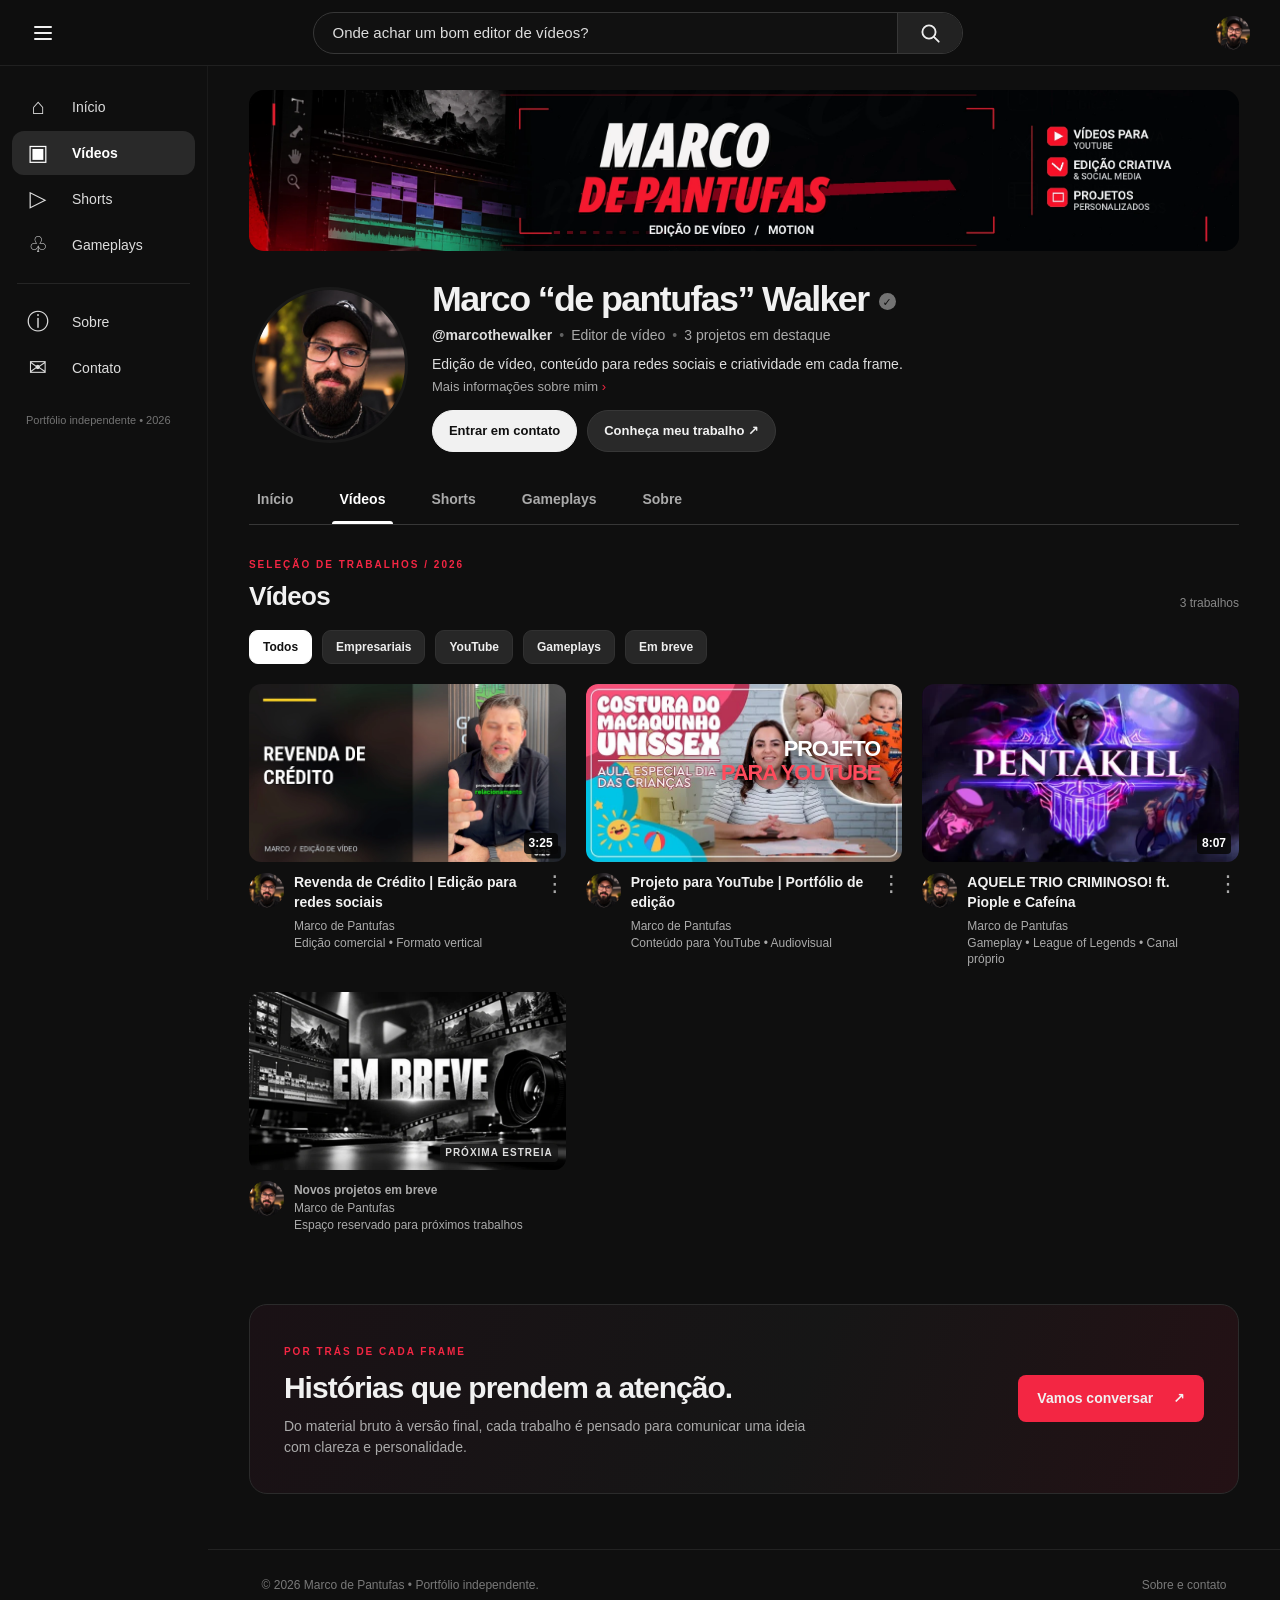
<file: index.html>
<!doctype html>
<html lang="pt-BR">
<head>
  <meta charset="UTF-8">
  <meta name="viewport" content="width=device-width,initial-scale=1">
  <meta name="theme-color" content="#0f0f0f">
  <meta name="description" content="Portfólio de edição de vídeo de Marco de Pantufas: trabalhos para YouTube, conteúdo comercial e redes sociais.">
  <title>Marco de Pantufas — Portfólio de edição de vídeo</title>
  <link rel="icon" type="image/svg+xml" href="assets/favicon.svg">
  <link rel="stylesheet" href="css/style.css">
  <script src="js/site.js" defer></script>
</head>
<body data-page="home">
  <header class="topbar">
    <div class="brand-wrap">
      <button class="icon-btn menu-toggle" type="button" aria-label="Abrir ou fechar menu" aria-expanded="false"><span class="hamburger"></span></button>
    </div>
    <form class="search-form" action="sobre.html" role="search">
      <input type="search" name="q" aria-label="Buscar informações sobre Marco" value="Onde achar um bom editor de vídeos?" placeholder="Pesquisar sobre Marco...">
      <button class="search-button" type="submit" aria-label="Encontrar informações sobre Marco"><svg viewBox="0 0 24 24" aria-hidden="true"><circle cx="10.9" cy="10.9" r="7.2"/><path d="m16.5 16.5 5 5"/></svg></button>
    </form>
    <div class="header-right"><a class="top-avatar" href="sobre.html" aria-label="Sobre Marco"><img src="assets/avatar.webp" alt="Foto de Marco"></a></div>
  </header>
  <div class="layout">
    <aside class="sidebar" aria-label="Menu principal">
      <a href="index.html#inicio" class="side-link" data-menu="inicio"><span class="side-icon">⌂</span><span>Início</span></a>
      <a href="index.html#videos" class="side-link" data-menu="videos"><span class="side-icon">▣</span><span>Vídeos</span></a>
      <a href="index.html#shorts" class="side-link" data-menu="shorts"><span class="side-icon">▷</span><span>Shorts</span></a>
      <a href="index.html#gameplays" class="side-link" data-menu="gameplays"><span class="side-icon">♧</span><span>Gameplays</span></a>
      <hr>
      <a href="sobre.html" class="side-link"><span class="side-icon">ⓘ</span><span>Sobre</span></a>
      <a href="sobre.html#contato" class="side-link"><span class="side-icon">✉</span><span>Contato</span></a>
      <p class="side-foot">Portfólio independente • 2026</p>
    </aside>
    <main class="main-content" id="conteudo">
      <div class="channel-wrap">
        <section class="channel-banner" aria-label="Banner Marco de Pantufas">
          <img src="assets/banner.webp" alt="Marco de Pantufas — edição de vídeo e motion, com timeline e elementos de audiovisual" width="2560" height="416">
        </section>
        <section class="channel-profile">
          <img class="profile-avatar" src="assets/avatar.webp" alt="Marco, editor de vídeos" width="128" height="128">
          <div class="profile-copy">
            <div class="name-line"><h1>Marco “de pantufas” Walker</h1><span class="verify-mark" title="Identidade visual do portfólio">✓</span></div>
            <p class="channel-stats"><strong>@marcothewalker</strong><span class="bullet">•</span> Editor de vídeo <span class="bullet">•</span> <span>3 projetos em destaque</span></p>
            <p class="bio-intro">Edição de vídeo, conteúdo para redes sociais e criatividade em cada frame.</p>
            <a class="bio-more" href="sobre.html">Mais informações sobre mim <span>›</span></a>
            <div class="channel-actions"><a class="subscribe" href="sobre.html#contato">Entrar em contato</a><a class="outline-button" href="sobre.html">Conheça meu trabalho ↗</a></div>
          </div>
        </section>
        <nav class="tabs" aria-label="Abas do canal">
          <a href="#inicio" data-tab="inicio">Início</a>
          <a href="#videos" data-tab="videos">Vídeos</a>
          <a href="#shorts" data-tab="shorts">Shorts</a>
          <a href="#gameplays" data-tab="gameplays">Gameplays</a>
          <a href="sobre.html">Sobre</a>
        </nav>
        <section class="videos-section" aria-labelledby="section-title">
          <div class="section-row"><div><span class="section-kicker">SELEÇÃO DE TRABALHOS / 2026</span><h2 id="section-title">Vídeos</h2></div><span class="section-note" id="section-count">3 trabalhos</span></div>
          <div class="filter-row" role="group" aria-label="Filtrar vídeos">
            <button class="filter-chip active" type="button" data-filter="todos" aria-pressed="true">Todos</button>
            <button class="filter-chip" type="button" data-filter="empresarial" aria-pressed="false">Empresariais</button>
            <button class="filter-chip" type="button" data-filter="youtube" aria-pressed="false">YouTube</button>
            <button class="filter-chip" type="button" data-filter="gameplays" aria-pressed="false">Gameplays</button>
            <button class="filter-chip" type="button" data-filter="em-breve" aria-pressed="false">Em breve</button>
          </div>
          <div class="video-grid" id="video-grid">
            <article class="video-card" data-category="empresarial shorts" data-published="true">
              <a class="thumb-link" href="assistir.html?projeto=revenda" aria-label="Abrir Revenda de Crédito"><img src="assets/revenda.webp" alt="Miniatura de Revenda de Crédito, apresentador falando com legendas" loading="eager"><span class="duration">3:25</span><span class="hover-play">▶</span></a>
              <div class="card-details"><img class="card-avatar" src="assets/avatar.webp" alt="" loading="lazy"><div class="card-copy"><a class="card-title" href="assistir.html?projeto=revenda">Revenda de Crédito | Edição para redes sociais</a><p>Marco de Pantufas</p><p>Edição comercial • Formato vertical</p></div><span class="kebab" aria-hidden="true">⋮</span></div>
            </article>
            <article class="video-card" data-category="youtube" data-published="true">
              <a class="thumb-link dark-thumb" href="assistir.html?projeto=youtube" aria-label="Abrir trabalho para YouTube"><img src="assets/youtube.webp" alt="Estação de edição com timeline e identidade vermelho e preto" loading="lazy"><span class="thumb-headline">PROJETO<br><strong>PARA YOUTUBE</strong></span><span class="hover-play">▶</span></a>
              <div class="card-details"><img class="card-avatar" src="assets/avatar.webp" alt="" loading="lazy"><div class="card-copy"><a class="card-title" href="assistir.html?projeto=youtube">Projeto para YouTube | Portfólio de edição</a><p>Marco de Pantufas</p><p>Conteúdo para YouTube • Audiovisual</p></div><span class="kebab" aria-hidden="true">⋮</span></div>
            </article>
            <article class="video-card" data-category="gameplays youtube" data-published="true">
              <a class="thumb-link" href="assistir.html?projeto=gameplay" aria-label="Assistir Aquele Trio Criminoso com Piople e Cafeína"><img src="assets/trio-criminoso.webp" alt="Miniatura Aquele Trio Criminoso, gameplay de League of Legends com Piople e Cafeína" loading="lazy"><span class="duration">8:07</span><span class="hover-play">▶</span></a>
              <div class="card-details"><img class="card-avatar" src="assets/avatar.webp" alt="" loading="lazy"><div class="card-copy"><a class="card-title" href="assistir.html?projeto=gameplay">AQUELE TRIO CRIMINOSO! ft. Piople e Cafeína</a><p>Marco de Pantufas</p><p>Gameplay • League of Legends • Canal próprio</p></div><span class="kebab" aria-hidden="true">⋮</span></div>
            </article>
            <article class="video-card coming-card" data-category="em-breve" data-published="false">
              <div class="thumb-link not-link"><img src="assets/em-breve.webp" alt="Em breve: futura miniatura do portfólio em preto e branco" loading="lazy"><span class="soon-tag">PRÓXIMA ESTREIA</span></div>
              <div class="card-details"><img class="card-avatar" src="assets/avatar.webp" alt="" loading="lazy"><div class="card-copy"><p class="card-title static-title">Novos projetos em breve</p><p>Marco de Pantufas</p><p>Espaço reservado para próximos trabalhos</p></div></div>
            </article>
          </div>
          <div class="no-results" id="no-results" hidden><div class="empty-icon">▣</div><h3>Nenhum vídeo nesta categoria por enquanto</h3><p>Novos trabalhos aparecerão aqui conforme forem publicados.</p><button type="button" class="outline-button reset-filters">Ver todos os trabalhos</button></div>
        </section>
        <section class="channel-bottom" aria-label="Sobre a edição"><div><span class="section-kicker">POR TRÁS DE CADA FRAME</span><h2>Histórias que prendem a atenção.</h2><p>Do material bruto à versão final, cada trabalho é pensado para comunicar uma ideia com clareza e personalidade.</p></div><a href="sobre.html#contato" class="bottom-cta">Vamos conversar <span>↗</span></a></section>
      </div>
      <footer class="footer"><span>© 2026 Marco de Pantufas • Portfólio independente.</span><a href="sobre.html">Sobre e contato</a></footer>
    </main>
  </div>
</body>
</html>
</file>
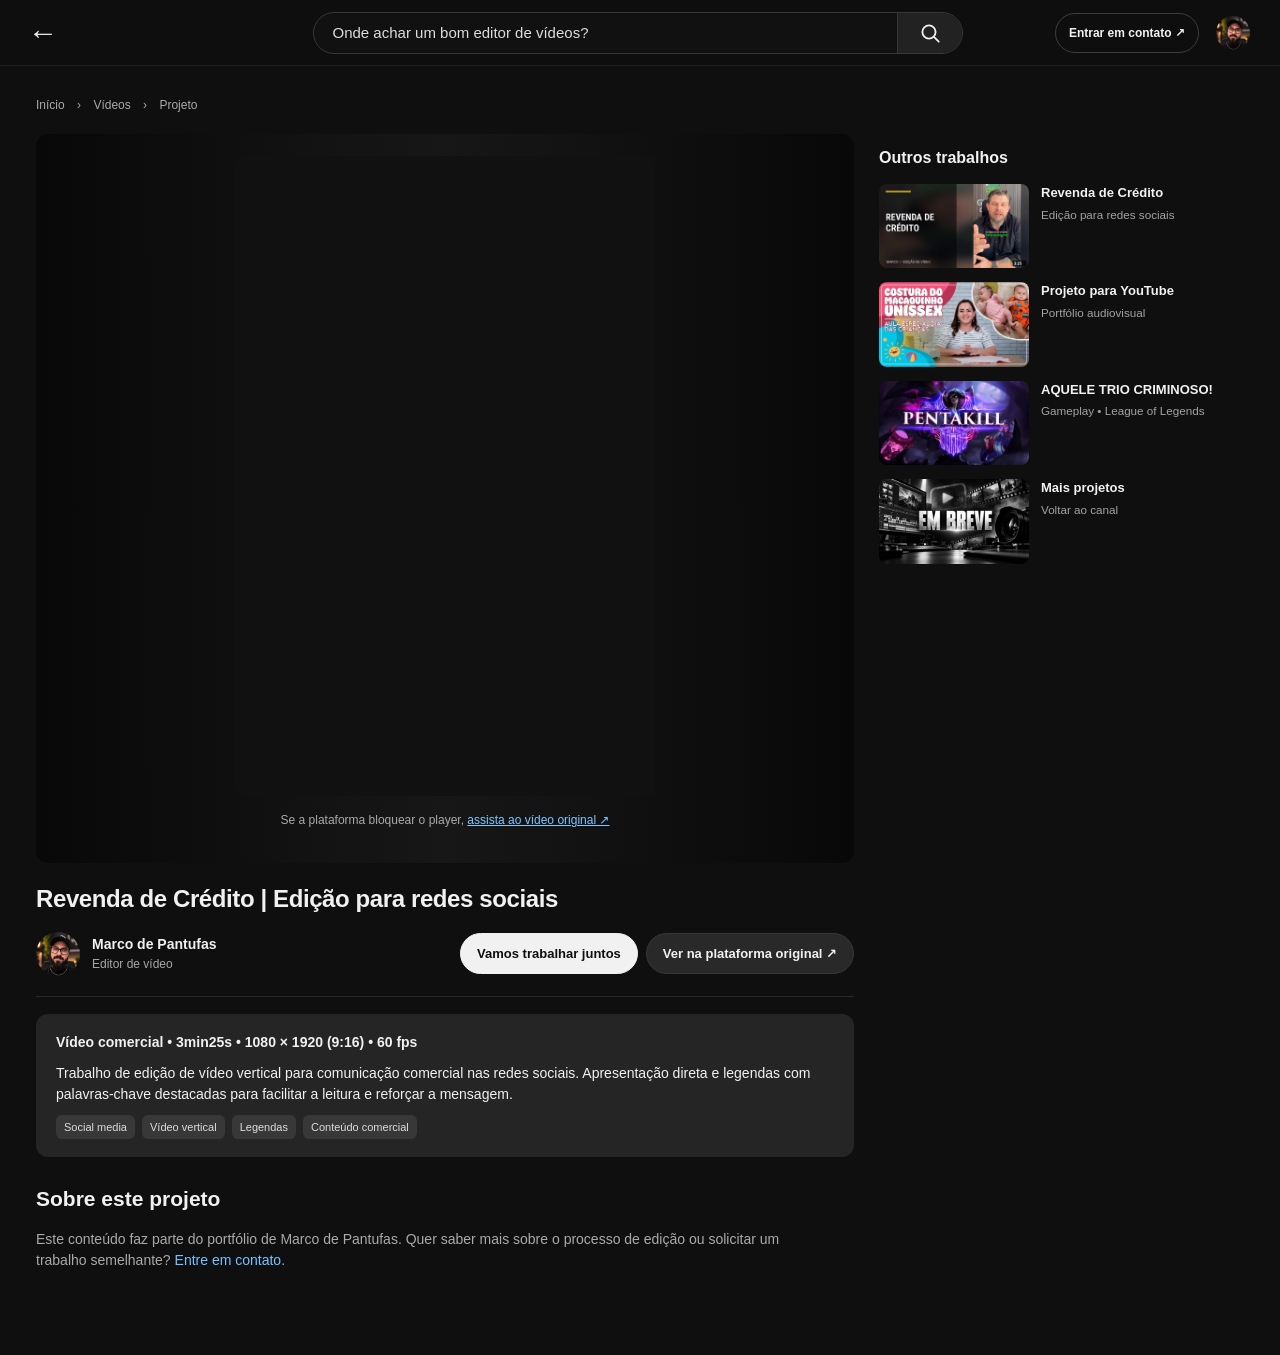
<file: assistir.html>
<!doctype html><html lang="pt-BR"><head><meta charset="utf-8"><meta name="viewport" content="width=device-width,initial-scale=1"><meta name="theme-color" content="#0f0f0f"><title>Assistir — Marco de Pantufas</title><link rel="icon" type="image/svg+xml" href="assets/favicon.svg"><link rel="stylesheet" href="css/style.css"><script src="js/site.js" defer></script></head>
<body data-page="project"><header class="topbar"><div class="brand-wrap"><a href="index.html#videos" class="back-arrow" aria-label="Voltar para vídeos">←</a></div><form class="search-form" action="sobre.html" role="search"><input type="search" name="q" aria-label="Buscar sobre Marco" value="Onde achar um bom editor de vídeos?"><button class="search-button" type="submit" aria-label="Pesquisar"><svg viewBox="0 0 24 24" aria-hidden="true"><circle cx="10.9" cy="10.9" r="7.2"/><path d="m16.5 16.5 5 5"/></svg></button></form><div class="header-right"><a href="sobre.html#contato" class="hire-link">Entrar em contato ↗</a><a class="top-avatar" href="sobre.html"><img src="assets/avatar.webp" alt="Sobre Marco"></a></div></header>
<main class="watch-layout"><div class="watch-main"><p class="watch-breadcrumb"><a href="index.html#videos">Início</a> <span>›</span> <a href="index.html#videos">Vídeos</a> <span>›</span> Projeto</p><div class="player-container" id="player-container"><div class="loading-player">Carregando projeto…</div></div><h1 id="watch-title" class="watch-title">Trabalho de edição</h1><div class="watch-meta-bar"><div class="channel-mini"><img src="assets/avatar.webp" alt="" width="46" height="46"><div><strong>Marco de Pantufas</strong><span>Editor de vídeo</span></div></div><div class="watch-actions"><a href="sobre.html#contato" class="subscribe">Vamos trabalhar juntos</a><a id="external-video" class="outline-button" href="index.html" target="_blank" rel="noopener noreferrer">Ver na plataforma original ↗</a></div></div><div class="watch-description"><p class="watched-meta" id="watch-meta"></p><p id="watch-description-text"></p><div class="tags" id="watch-tags"></div></div><section class="mini-comments"><h2>Sobre este projeto</h2><p>Este conteúdo faz parte do portfólio de Marco de Pantufas. Quer saber mais sobre o processo de edição ou solicitar um trabalho semelhante? <a href="sobre.html#contato">Entre em contato.</a></p></section></div><aside class="watch-sidebar"><h2>Outros trabalhos</h2><a class="side-video" href="assistir.html?projeto=revenda"><img src="assets/revenda.webp" alt="Revenda de Crédito"><span><strong>Revenda de Crédito</strong><small>Edição para redes sociais</small></span></a><a class="side-video" href="assistir.html?projeto=youtube"><img src="assets/youtube.webp" alt="Vídeo para YouTube"><span><strong>Projeto para YouTube</strong><small>Portfólio audiovisual</small></span></a><a class="side-video" href="assistir.html?projeto=gameplay"><img src="assets/trio-criminoso.webp" alt="Aquele Trio Criminoso"><span><strong>AQUELE TRIO CRIMINOSO!</strong><small>Gameplay • League of Legends</small></span></a><a class="side-video" href="index.html#videos"><img src="assets/em-breve.webp" alt="Em breve"><span><strong>Mais projetos</strong><small>Voltar ao canal</small></span></a></aside></main>
</body></html>
</file>
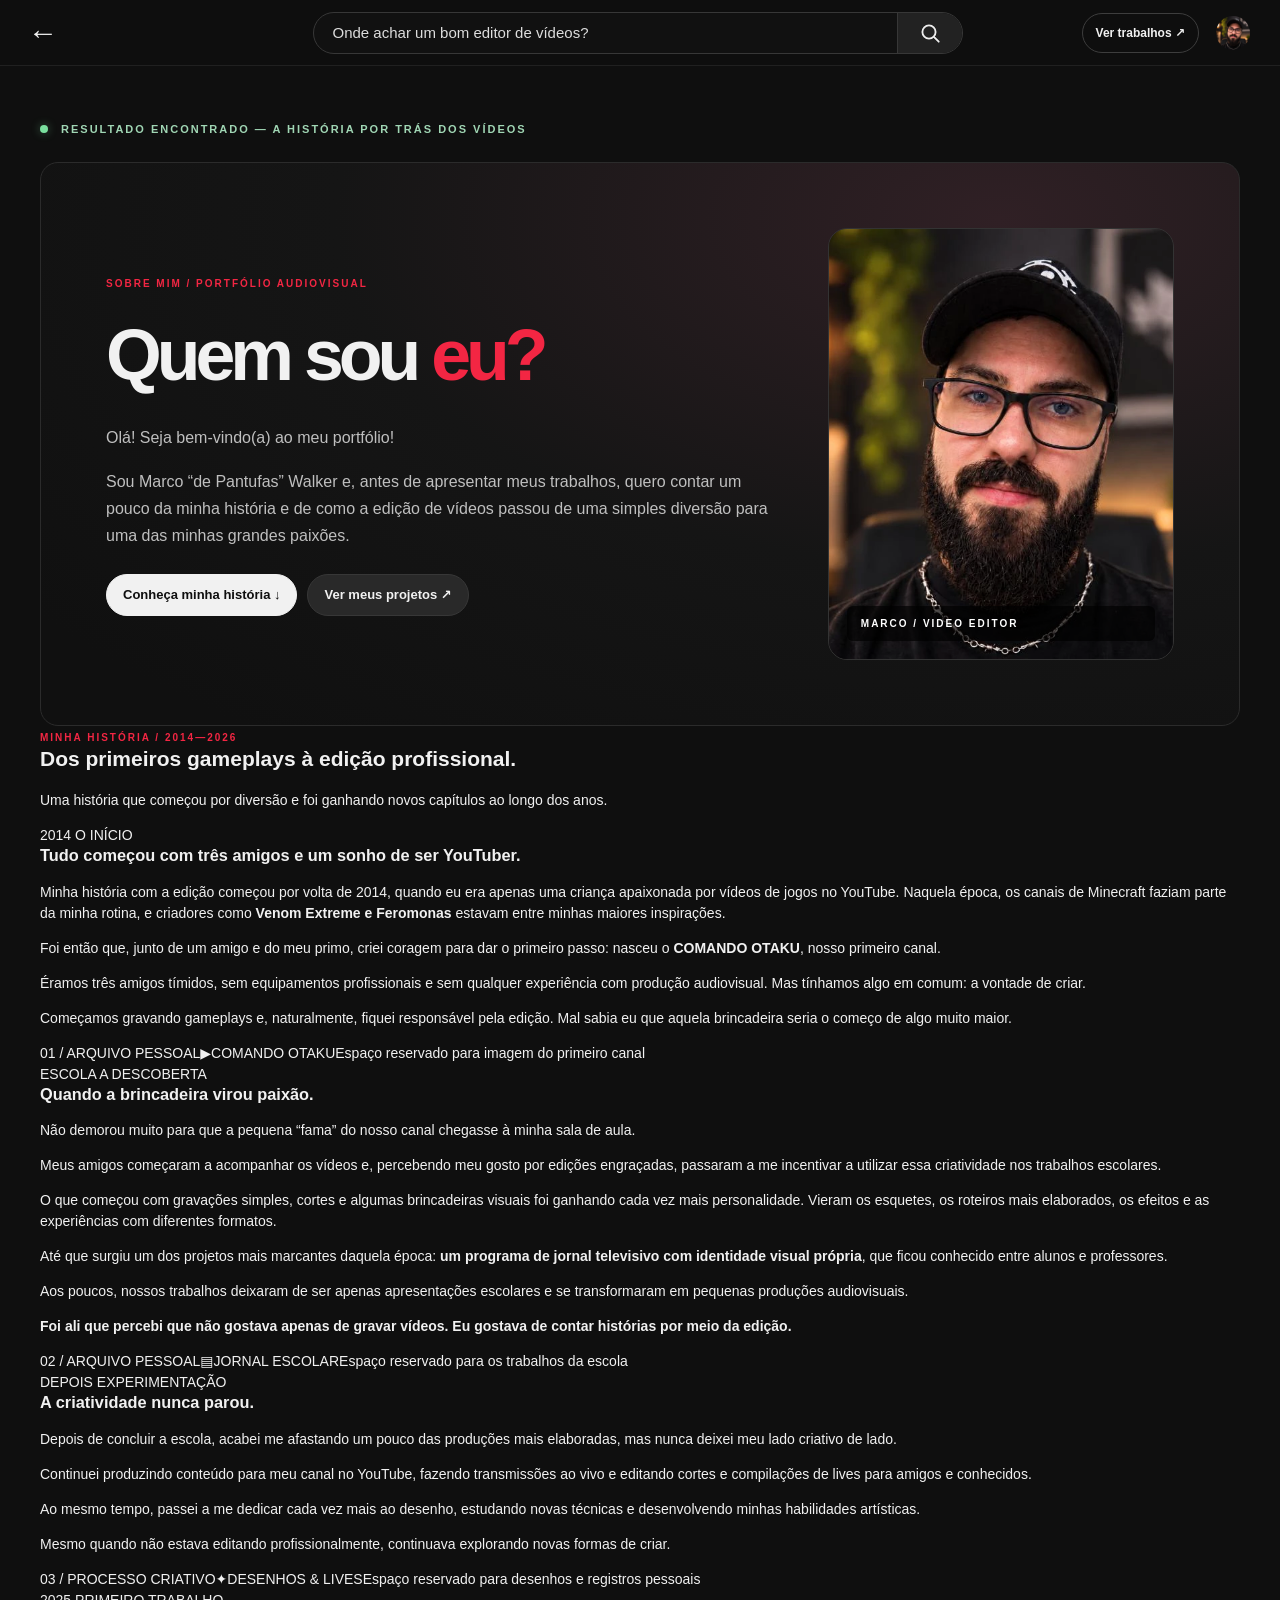
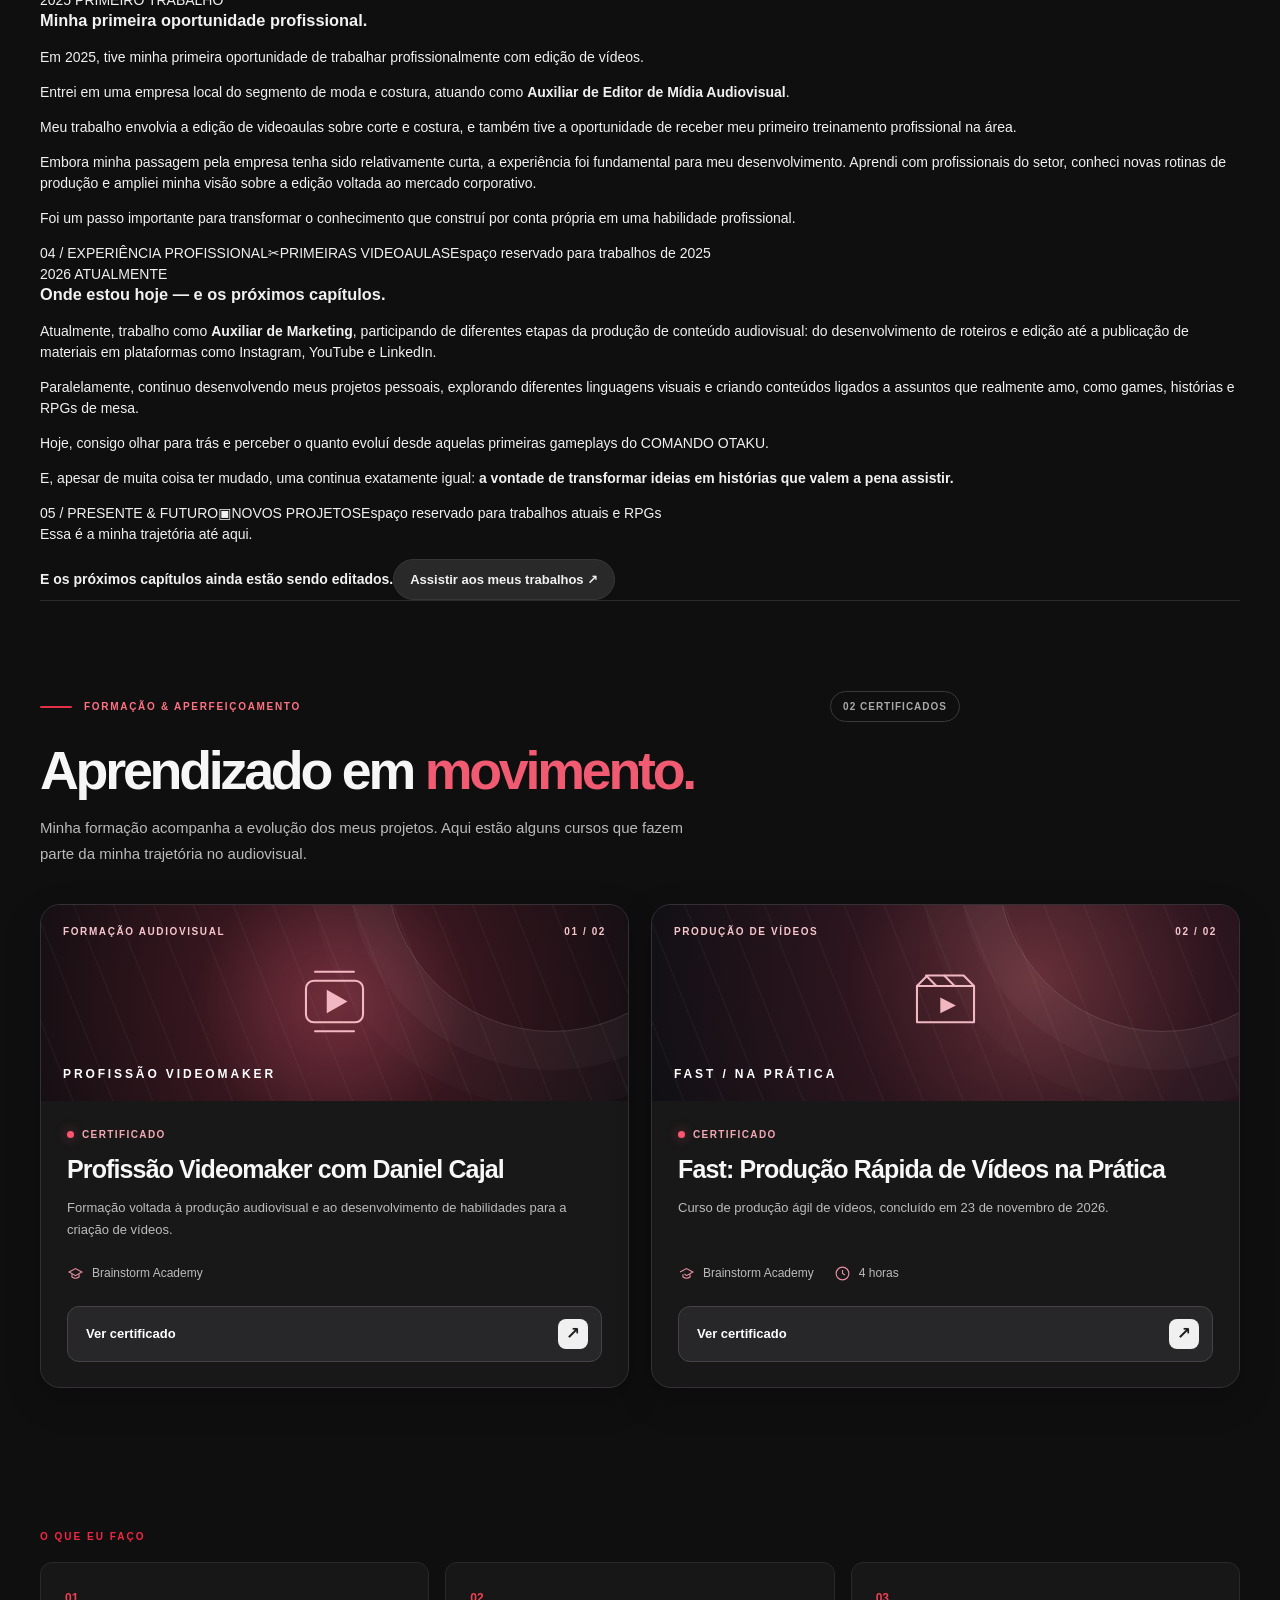
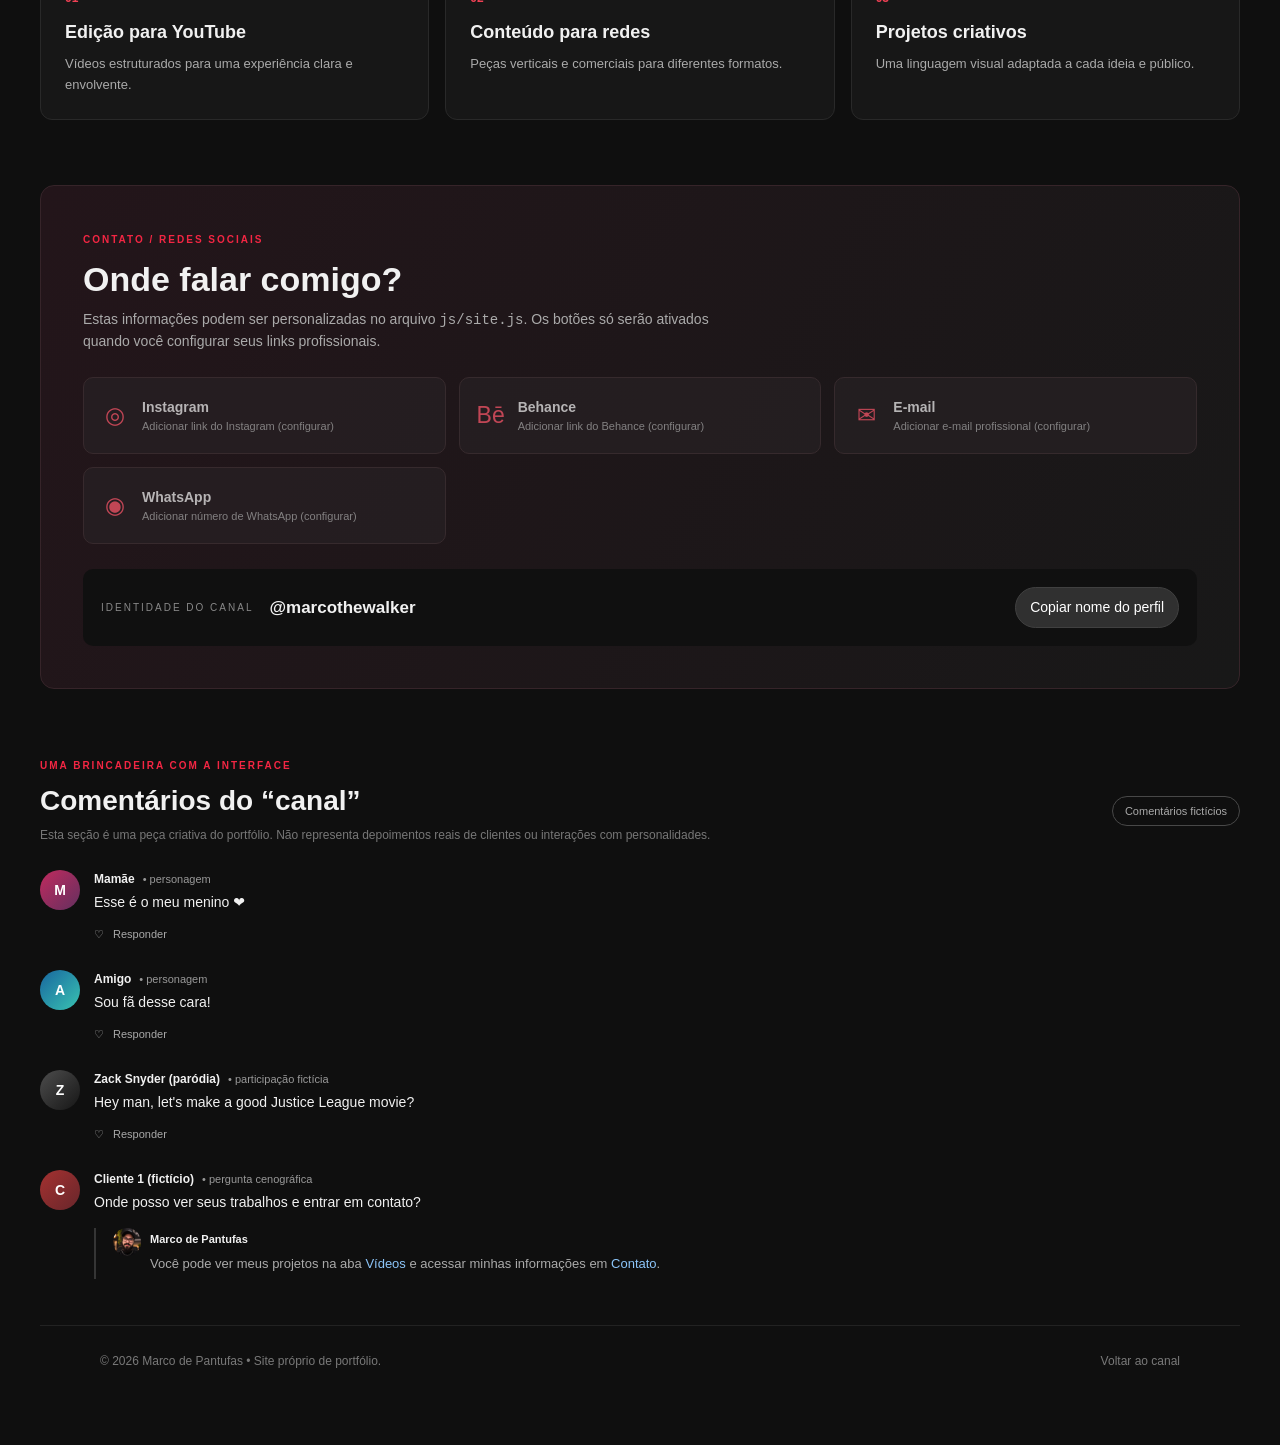
<file: sobre.html>
<!doctype html><html lang="pt-BR"><head><meta charset="utf-8"><meta name="viewport" content="width=device-width,initial-scale=1"><meta name="theme-color" content="#0f0f0f"><meta name="description" content="Conheça o editor de vídeos Marco de Pantufas e entre em contato para projetos audiovisuais."><title>Sobre Marco — Marco de Pantufas</title><link rel="icon" type="image/svg+xml" href="assets/favicon.svg"><link rel="stylesheet" href="css/style.css"><script src="js/site.js" defer></script></head>
<body data-page="about"><header class="topbar"><div class="brand-wrap"><a href="index.html" class="back-arrow" aria-label="Voltar ao canal">←</a></div><form class="search-form" action="sobre.html" role="search"><input type="search" name="q" aria-label="Pesquisar" value="Onde achar um bom editor de vídeos?"><button class="search-button" type="submit" aria-label="Pesquisar"><svg viewBox="0 0 24 24" aria-hidden="true"><circle cx="10.9" cy="10.9" r="7.2"/><path d="m16.5 16.5 5 5"/></svg></button></form><div class="header-right"><a href="index.html#videos" class="hire-link">Ver trabalhos ↗</a><a class="top-avatar" href="sobre.html"><img src="assets/avatar.webp" alt="Marco"></a></div></header>
<main class="about-main"><div class="about-container">
<div class="search-result-label"><span class="green-dot"></span> RESULTADO ENCONTRADO — A HISTÓRIA POR TRÁS DOS VÍDEOS</div>
<section class="about-hero story-hero" aria-labelledby="sobre-titulo">
  <div class="about-hero-copy">
    <span class="section-kicker">SOBRE MIM / PORTFÓLIO AUDIOVISUAL</span>
    <h1 id="sobre-titulo">Quem sou <em>eu?</em></h1>
    <p>Olá! Seja bem-vindo(a) ao meu portfólio!</p>
    <p>Sou Marco “de Pantufas” Walker e, antes de apresentar meus trabalhos, quero contar um pouco da minha história e de como a edição de vídeos passou de uma simples diversão para uma das minhas grandes paixões.</p>
    <div class="about-actions"><a href="#trajetoria" class="subscribe">Conheça minha história ↓</a><a href="index.html#videos" class="outline-button">Ver meus projetos ↗</a></div>
  </div>
  <div class="about-hero-image"><img src="assets/avatar.webp" alt="Retrato de Marco de Pantufas"><span class="avatar-label">MARCO / VIDEO EDITOR</span></div>
</section>
<section class="journey" id="trajetoria" aria-labelledby="trajetoria-titulo">
  <div class="journey-heading"><span class="section-kicker">MINHA HISTÓRIA / 2014—2026</span><h2 id="trajetoria-titulo">Dos primeiros gameplays à edição profissional.</h2><p>Uma história que começou por diversão e foi ganhando novos capítulos ao longo dos anos.</p></div>
  <article class="story-chapter">
    <div class="story-year">2014 <span>O INÍCIO</span></div>
    <div class="story-copy">
      <h3>Tudo começou com três amigos e um sonho de ser YouTuber.</h3>
      <p>Minha história com a edição começou por volta de 2014, quando eu era apenas uma criança apaixonada por vídeos de jogos no YouTube. Naquela época, os canais de Minecraft faziam parte da minha rotina, e criadores como <strong>Venom Extreme e Feromonas</strong> estavam entre minhas maiores inspirações.</p>
      <p>Foi então que, junto de um amigo e do meu primo, criei coragem para dar o primeiro passo: nasceu o <strong>COMANDO OTAKU</strong>, nosso primeiro canal.</p>
      <p>Éramos três amigos tímidos, sem equipamentos profissionais e sem qualquer experiência com produção audiovisual. Mas tínhamos algo em comum: a vontade de criar.</p>
      <p>Começamos gravando gameplays e, naturalmente, fiquei responsável pela edição. Mal sabia eu que aquela brincadeira seria o começo de algo muito maior.</p>
    </div>
    <div class="story-image-slot" data-image-slot="comando-otaku" role="img" aria-label="Espaço reservado para imagem do canal Comando Otaku"><span class="story-slot-label">01 / ARQUIVO PESSOAL</span><span class="story-slot-symbol" aria-hidden="true">▶</span><span class="story-slot-title">COMANDO OTAKU</span><span class="story-slot-hint">Espaço reservado para imagem do primeiro canal</span></div>
  </article>
  <article class="story-chapter">
    <div class="story-year">ESCOLA <span>A DESCOBERTA</span></div>
    <div class="story-copy">
      <h3>Quando a brincadeira virou paixão.</h3>
      <p>Não demorou muito para que a pequena “fama” do nosso canal chegasse à minha sala de aula.</p>
      <p>Meus amigos começaram a acompanhar os vídeos e, percebendo meu gosto por edições engraçadas, passaram a me incentivar a utilizar essa criatividade nos trabalhos escolares.</p>
      <p>O que começou com gravações simples, cortes e algumas brincadeiras visuais foi ganhando cada vez mais personalidade. Vieram os esquetes, os roteiros mais elaborados, os efeitos e as experiências com diferentes formatos.</p>
      <p>Até que surgiu um dos projetos mais marcantes daquela época: <strong>um programa de jornal televisivo com identidade visual própria</strong>, que ficou conhecido entre alunos e professores.</p>
      <p>Aos poucos, nossos trabalhos deixaram de ser apenas apresentações escolares e se transformaram em pequenas produções audiovisuais.</p>
      <p><strong>Foi ali que percebi que não gostava apenas de gravar vídeos. Eu gostava de contar histórias por meio da edição.</strong></p>
    </div>
    <div class="story-image-slot" data-image-slot="jornal-escolar" role="img" aria-label="Espaço reservado para imagens do jornal escolar"><span class="story-slot-label">02 / ARQUIVO PESSOAL</span><span class="story-slot-symbol" aria-hidden="true">▤</span><span class="story-slot-title">JORNAL ESCOLAR</span><span class="story-slot-hint">Espaço reservado para os trabalhos da escola</span></div>
  </article>
  <article class="story-chapter">
    <div class="story-year">DEPOIS <span>EXPERIMENTAÇÃO</span></div>
    <div class="story-copy">
      <h3>A criatividade nunca parou.</h3>
      <p>Depois de concluir a escola, acabei me afastando um pouco das produções mais elaboradas, mas nunca deixei meu lado criativo de lado.</p>
      <p>Continuei produzindo conteúdo para meu canal no YouTube, fazendo transmissões ao vivo e editando cortes e compilações de lives para amigos e conhecidos.</p>
      <p>Ao mesmo tempo, passei a me dedicar cada vez mais ao desenho, estudando novas técnicas e desenvolvendo minhas habilidades artísticas.</p>
      <p>Mesmo quando não estava editando profissionalmente, continuava explorando novas formas de criar.</p>
    </div>
    <div class="story-image-slot" data-image-slot="lives-desenhos" role="img" aria-label="Espaço reservado para ilustrações, lives e projetos criativos"><span class="story-slot-label">03 / PROCESSO CRIATIVO</span><span class="story-slot-symbol" aria-hidden="true">✦</span><span class="story-slot-title">DESENHOS & LIVES</span><span class="story-slot-hint">Espaço reservado para desenhos e registros pessoais</span></div>
  </article>
  <article class="story-chapter">
    <div class="story-year">2025 <span>PRIMEIRO TRABALHO</span></div>
    <div class="story-copy">
      <h3>Minha primeira oportunidade profissional.</h3>
      <p>Em 2025, tive minha primeira oportunidade de trabalhar profissionalmente com edição de vídeos.</p>
      <p>Entrei em uma empresa local do segmento de moda e costura, atuando como <strong>Auxiliar de Editor de Mídia Audiovisual</strong>.</p>
      <p>Meu trabalho envolvia a edição de videoaulas sobre corte e costura, e também tive a oportunidade de receber meu primeiro treinamento profissional na área.</p>
      <p>Embora minha passagem pela empresa tenha sido relativamente curta, a experiência foi fundamental para meu desenvolvimento. Aprendi com profissionais do setor, conheci novas rotinas de produção e ampliei minha visão sobre a edição voltada ao mercado corporativo.</p>
      <p>Foi um passo importante para transformar o conhecimento que construí por conta própria em uma habilidade profissional.</p>
    </div>
    <div class="story-image-slot" data-image-slot="2025-videoaulas" role="img" aria-label="Espaço reservado para registro das primeiras videoaulas profissionais"><span class="story-slot-label">04 / EXPERIÊNCIA PROFISSIONAL</span><span class="story-slot-symbol" aria-hidden="true">✂</span><span class="story-slot-title">PRIMEIRAS VIDEOAULAS</span><span class="story-slot-hint">Espaço reservado para trabalhos de 2025</span></div>
  </article>
  <article class="story-chapter">
    <div class="story-year">2026 <span>ATUALMENTE</span></div>
    <div class="story-copy">
      <h3>Onde estou hoje — e os próximos capítulos.</h3>
      <p>Atualmente, trabalho como <strong>Auxiliar de Marketing</strong>, participando de diferentes etapas da produção de conteúdo audiovisual: do desenvolvimento de roteiros e edição até a publicação de materiais em plataformas como Instagram, YouTube e LinkedIn.</p>
      <p>Paralelamente, continuo desenvolvendo meus projetos pessoais, explorando diferentes linguagens visuais e criando conteúdos ligados a assuntos que realmente amo, como games, histórias e RPGs de mesa.</p>
      <p>Hoje, consigo olhar para trás e perceber o quanto evoluí desde aquelas primeiras gameplays do COMANDO OTAKU.</p>
      <p>E, apesar de muita coisa ter mudado, uma continua exatamente igual: <strong>a vontade de transformar ideias em histórias que valem a pena assistir.</strong></p>
    </div>
    <div class="story-image-slot" data-image-slot="2026-atual" role="img" aria-label="Espaço reservado para projetos atuais de marketing e RPG"><span class="story-slot-label">05 / PRESENTE & FUTURO</span><span class="story-slot-symbol" aria-hidden="true">▣</span><span class="story-slot-title">NOVOS PROJETOS</span><span class="story-slot-hint">Espaço reservado para trabalhos atuais e RPGs</span></div>
  </article>
  <div class="journey-outro"><p>Essa é a minha trajetória até aqui.</p><strong>E os próximos capítulos ainda estão sendo editados.</strong><a href="index.html#videos" class="outline-button">Assistir aos meus trabalhos ↗</a></div>
</section>
<section class="certifications" id="certificados" aria-labelledby="certificados-titulo">
  <header class="certification-heading">
    <div class="certification-eyebrow"><span class="certification-eyebrow-line" aria-hidden="true"></span><span>FORMAÇÃO & APERFEIÇOAMENTO</span><span class="certification-count">02 CERTIFICADOS</span></div>
    <h2 id="certificados-titulo">Aprendizado em <em>movimento.</em></h2>
    <p>Minha formação acompanha a evolução dos meus projetos. Aqui estão alguns cursos que fazem parte da minha trajetória no audiovisual.</p>
  </header>
  <div class="credentials-grid">
    <article class="credential-card">
      <div class="credential-media credential-media--videomaker" aria-hidden="true">
        <div class="credential-media-top"><span>FORMAÇÃO AUDIOVISUAL</span><span>01 / 02</span></div>
        <div class="credential-media-symbol"><svg viewBox="0 0 64 64" fill="none" stroke="currentColor" stroke-width="1.6" stroke-linecap="round" stroke-linejoin="round"><rect x="10" y="16" width="44" height="32" rx="6"/><path d="m26 23 16 9-16 9V23Z" fill="currentColor" stroke="none"/><path d="M17 9h30M17 55h30"/></svg></div>
        <div class="credential-media-bottom">PROFISSÃO VIDEOMAKER</div>
      </div>
      <div class="credential-content">
        <span class="credential-type"><span class="credential-dot" aria-hidden="true"></span> CERTIFICADO</span>
        <h3 class="credential-course-title">Profissão Videomaker com Daniel Cajal</h3>
        <p>Formação voltada à produção audiovisual e ao desenvolvimento de habilidades para a criação de vídeos.</p>
        <div class="credential-facts"><span><svg viewBox="0 0 24 24" fill="none" stroke="currentColor" stroke-width="1.6" aria-hidden="true"><path d="M3 10 12 5l9 5-9 5-9-5Z"/><path d="M7 13v4c3 2 7 2 10 0v-4"/></svg> Brainstorm Academy</span></div>
        <a class="credential-action" href="https://app.brainstorm.academy/certificado/60769337-aed3-4d59-bb0a-a4930e35a481" target="_blank" rel="noopener noreferrer" aria-label="Abrir certificado Profissão Videomaker em nova aba"><span>Ver certificado</span><span class="credential-action-icon" aria-hidden="true">↗</span></a>
      </div>
    </article>
    <article class="credential-card" id="certificado-fast">
      <div class="credential-media credential-media--fast" aria-hidden="true">
        <div class="credential-media-top"><span>PRODUÇÃO DE VÍDEOS</span><span>02 / 02</span></div>
        <div class="credential-media-symbol"><svg viewBox="0 0 64 64" fill="none" stroke="currentColor" stroke-width="1.6" stroke-linecap="round" stroke-linejoin="round"><path d="M10 20h44v28H10z"/><path d="M18 12h28l8 8H10l8-8Z"/><path d="M17 12l8 8m6-8 8 8"/><path d="m28 29 12 6-12 6V29Z" fill="currentColor" stroke="none"/></svg></div>
        <div class="credential-media-bottom">FAST / NA PRÁTICA</div>
      </div>
      <div class="credential-content">
        <span class="credential-type"><span class="credential-dot" aria-hidden="true"></span> CERTIFICADO</span>
        <h3 class="credential-course-title">Fast: Produção Rápida de Vídeos na Prática</h3>
        <p>Curso de produção ágil de vídeos, concluído em 23 de novembro de 2026.</p>
        <div class="credential-facts">
          <span><svg viewBox="0 0 24 24" fill="none" stroke="currentColor" stroke-width="1.6" aria-hidden="true"><path d="M3 10 12 5l9 5-9 5-3-2.5"/><path d="M7 13v4c3 2 7 2 10 0v-4"/></svg> Brainstorm Academy</span>
          <span><svg viewBox="0 0 24 24" fill="none" stroke="currentColor" stroke-width="1.6" aria-hidden="true"><circle cx="12" cy="12" r="9"/><path d="M12 7v5l3.5 2"/></svg> 4 horas</span>
        </div>
        <a class="credential-action" href="https://app.brainstorm.academy/certificado/eab1dd39-1520-4096-a4b7-f8e6dc4f78d7" target="_blank" rel="noopener noreferrer" aria-label="Abrir certificado original Fast na Brainstorm Academy em nova aba"><span>Ver certificado</span><span class="credential-action-icon" aria-hidden="true">↗</span></a>
      </div>
    </article>
  </div>
</section><section class="specialties"><span class="section-kicker">O QUE EU FAÇO</span><div class="service-grid"><article><span class="service-number">01</span><h3>Edição para YouTube</h3><p>Vídeos estruturados para uma experiência clara e envolvente.</p></article><article><span class="service-number">02</span><h3>Conteúdo para redes</h3><p>Peças verticais e comerciais para diferentes formatos.</p></article><article><span class="service-number">03</span><h3>Projetos criativos</h3><p>Uma linguagem visual adaptada a cada ideia e público.</p></article></div></section><section class="contact-section" id="contato"><span class="section-kicker">CONTATO / REDES SOCIAIS</span><h2>Onde falar comigo?</h2><p>Estas informações podem ser personalizadas no arquivo <code>js/site.js</code>. Os botões só serão ativados quando você configurar seus links profissionais.</p><div class="contact-grid" id="contact-grid"></div><div class="handle-callout"><span>IDENTIDADE DO CANAL</span><strong>@marcothewalker</strong><button type="button" class="copy-handle" data-copy="@marcothewalker">Copiar nome do perfil</button></div></section><section class="comment-section" id="comentarios"><div class="comment-heading"><div><span class="section-kicker">UMA BRINCADEIRA COM A INTERFACE</span><h2>Comentários do “canal”</h2></div><span class="fiction-badge">Comentários fictícios</span></div><p class="comment-disclaimer">Esta seção é uma peça criativa do portfólio. Não representa depoimentos reais de clientes ou interações com personalidades.</p><div class="mock-comment"><div class="comment-avatar mom">M</div><div><div class="comment-byline"><strong>Mamãe</strong><span>• personagem</span></div><p>Esse é o meu menino ❤️</p><span class="comment-reply">♡ &nbsp; Responder</span></div></div><div class="mock-comment"><div class="comment-avatar friend">A</div><div><div class="comment-byline"><strong>Amigo</strong><span>• personagem</span></div><p>Sou fã desse cara!</p><span class="comment-reply">♡ &nbsp; Responder</span></div></div><div class="mock-comment"><div class="comment-avatar director">Z</div><div><div class="comment-byline"><strong>Zack Snyder (paródia)</strong><span>• participação fictícia</span></div><p>Hey man, let's make a good Justice League movie?</p><span class="comment-reply">♡ &nbsp; Responder</span></div></div><div class="mock-comment"><div class="comment-avatar lead">C</div><div><div class="comment-byline"><strong>Cliente 1 (fictício)</strong><span>• pergunta cenográfica</span></div><p>Onde posso ver seus trabalhos e entrar em contato?</p><div class="mock-reply"><img src="assets/avatar.webp" alt="" width="28" height="28"><div><strong>Marco de Pantufas</strong><p>Você pode ver meus projetos na aba <a href="index.html#videos">Vídeos</a> e acessar minhas informações em <a href="#contato">Contato</a>.</p></div></div></div></div></section><footer class="footer"><span>© 2026 Marco de Pantufas • Site próprio de portfólio.</span><a href="index.html">Voltar ao canal</a></footer></div></main>
</body></html>
</file>
<file: css/style.css>
:root{--bg:#0f0f0f;--panel:#171717;--panel2:#202020;--line:#343434;--muted:#aaa;--text:#f1f1f1;--red:#f32643;--red2:#b9132b;--accent:#3ea6ff}*{box-sizing:border-box}html{scroll-behavior:smooth}body{margin:0;background:var(--bg);color:var(--text);font-family:Roboto,"Arial",system-ui,sans-serif;font-size:14px;line-height:1.5}a{color:inherit;text-decoration:none}button,input{font:inherit}button{cursor:pointer}button:focus-visible,a:focus-visible,input:focus-visible{outline:2px solid #74bfff;outline-offset:3px}img{display:block;max-width:100%}h1,h2,h3,p{margin-top:0}h1,h2,h3{line-height:1.19}h1{letter-spacing:-.045em}::selection{background:var(--red);color:white}.topbar{height:66px;position:sticky;top:0;z-index:100;display:flex;align-items:center;justify-content:space-between;gap:22px;padding:0 30px 0 25px;background:rgba(15,15,15,.98);border-bottom:1px solid #202020}.brand-wrap,.header-right{display:flex;align-items:center;gap:17px;min-width:254px}.brand{display:flex;align-items:center;gap:9px;font-size:19px;white-space:nowrap;font-weight:900;letter-spacing:-.06em}.brand-red{color:var(--red)}.brand-br{align-self:flex-start;color:#8d8d8d;font-size:8px;letter-spacing:0;margin-left:-5px}.brand-emblem{width:38px;height:28px;display:flex;align-items:center;justify-content:center;position:relative;background:var(--red);border-radius:7px;font-weight:900;color:#fff;font-size:21px;font-style:italic}.brand-triangle{font-size:9px;position:absolute;right:3px;bottom:1px}.icon-btn{width:36px;height:36px;display:flex;align-items:center;justify-content:center;background:none;color:var(--text);border:0;border-radius:50%}.icon-btn:hover,.back-arrow:hover{background:#292929}.hamburger{position:relative;width:18px;height:2px;background:#efefef;border-radius:3px}.hamburger::before,.hamburger::after{content:"";position:absolute;left:0;width:18px;height:2px;background:#efefef;border-radius:3px}.hamburger::before{top:-6px}.hamburger::after{top:6px}.search-form{display:flex;align-items:center;max-width:650px;width:100%;height:42px;overflow:hidden;border:1px solid #373737;border-radius:25px;background:#111}.search-form:focus-within{border-color:#5b88d8}.search-form input{min-width:0;flex:1;height:100%;padding:0 19px;color:#ddd;font-size:15px;border:0;background:transparent;outline:none}.search-form input::-webkit-search-cancel-button{display:none}.search-button{display:flex;align-items:center;justify-content:center;flex:0 0 65px;height:100%;border:0;border-left:1px solid #373737;background:#222;color:#eee}.search-button:hover{background:#303030}.search-button svg{width:22px;height:22px;fill:none;stroke:currentColor;stroke-width:2;stroke-linecap:round}.header-right{justify-content:flex-end}.hire-link{font-size:12px;font-weight:700;border:1px solid #3d3d3d;padding:10px 13px;border-radius:999px;white-space:nowrap}.hire-link:hover{border-color:var(--red);color:white}.hire-link span{color:var(--red)}.top-avatar{display:block;flex:none;width:34px;height:34px;overflow:hidden;border-radius:50%;background:#242424}.top-avatar img{width:100%;height:100%;object-fit:cover}.layout{display:flex;min-height:calc(100vh - 66px)}.sidebar{position:sticky;top:66px;align-self:flex-start;flex:0 0 208px;width:208px;height:calc(100vh - 66px);overflow-y:auto;padding:17px 12px;background:#0f0f0f;border-right:1px solid #1a1a1a}.side-link{display:flex;align-items:center;gap:22px;padding:11px 14px;margin:2px 0;border-radius:12px;font-weight:500;color:#ddd}.side-link:hover{background:#282828}.side-link.active{background:#292929;color:#fff;font-weight:700}.side-icon{display:inline-flex;align-items:center;justify-content:center;width:24px;font-size:22px;line-height:1}.sidebar hr{border:0;border-top:1px solid #252525;margin:16px 5px}.side-foot{font-size:11px;color:#737373;padding:20px 14px}.main-content{width:0;flex:1;min-width:0}.channel-wrap{max-width:1560px;margin:auto;padding:24px clamp(20px,3.2vw,55px) 55px}.channel-banner{border-radius:15px;overflow:hidden;background:#090909}.channel-banner img{display:block;width:100%;height:auto;aspect-ratio:2560/416;object-fit:contain}.channel-profile{display:flex;align-items:center;gap:27px;padding:28px 6px 19px}.profile-avatar{width:150px;height:150px;border-radius:50%;object-fit:cover;flex:none;box-shadow:0 0 0 3px #191919}.profile-copy{min-width:0}.name-line{display:flex;align-items:center;gap:10px}.name-line h1{font-size:clamp(27px,2.8vw,37px);line-height:1.12;margin:0 0 6px}.verify-mark{background:#aaa;color:#121212;font-size:11px;font-weight:900;width:17px;height:17px;display:inline-flex;align-items:center;justify-content:center;border-radius:50%;flex:none;opacity:.65}.channel-stats{display:flex;gap:7px;align-items:center;flex-wrap:wrap;color:#aaa;margin-bottom:8px}.channel-stats strong{font-weight:600;color:#ddd}.bullet{color:#616161}.bio-intro{margin:0 0 2px;color:#dedede;line-height:1.45}.bio-more{color:#aaa;font-size:13px}.bio-more:hover{color:var(--text)}.bio-more span{color:var(--red)}.channel-actions{display:flex;align-items:center;gap:10px;margin-top:13px}.subscribe{display:inline-flex;align-items:center;justify-content:center;gap:6px;border-radius:999px;background:#f1f1f1;color:#0f0f0f;font-size:13px;font-weight:700;padding:10px 16px;white-space:nowrap;border:1px solid #f1f1f1}.subscribe:hover{background:#d7d7d7;border-color:#d7d7d7}.outline-button{display:inline-flex;align-items:center;justify-content:center;border-radius:999px;background:#292929;color:#f1f1f1;padding:10px 16px;border:1px solid #373737;font-size:13px;font-weight:600}.outline-button:hover{background:#343434}.tabs{display:flex;align-items:center;gap:30px;overflow-x:auto;border-bottom:1px solid #373737;scrollbar-width:none;margin-top:4px}.tabs::-webkit-scrollbar{display:none}.tabs a{position:relative;display:block;padding:14px 8px;color:#aaa;font-size:14px;white-space:nowrap;font-weight:600}.tabs a:hover{color:white}.tabs a.active{color:#fff}.tabs a.active::after{content:"";position:absolute;bottom:0;height:3px;background:white;border-radius:5px 5px 0 0;left:0;right:0}.videos-section{padding-top:28px;min-height:350px}.section-row{display:flex;justify-content:space-between;gap:10px;align-items:end;margin-bottom:18px}.section-kicker{font-size:10px;letter-spacing:2px;font-weight:700;color:var(--red);text-transform:uppercase}.section-row h2{font-size:26px;margin:7px 0 0;letter-spacing:-.7px}.section-note{font-size:12px;color:#888}.filter-row{display:flex;align-items:center;gap:10px;overflow-x:auto;padding-bottom:20px;scrollbar-width:none}.filter-row::-webkit-scrollbar{display:none}.filter-chip{white-space:nowrap;border:1px solid #313131;border-radius:9px;background:#272727;color:#eee;padding:7px 13px;font-size:12px;font-weight:600}.filter-chip:hover{background:#343434}.filter-chip.active{background:white;border-color:white;color:#111}.video-grid{display:grid;grid-template-columns:repeat(3,minmax(0,1fr));gap:24px 20px}.video-card{min-width:0}.thumb-link{position:relative;display:block;overflow:hidden;aspect-ratio:16/9;border-radius:12px;background:#232323}.thumb-link img{width:100%;height:100%;object-fit:cover;transition:transform .26s ease,filter .26s ease}.thumb-link:hover img{transform:scale(1.035);filter:brightness(.86)}.duration,.soon-tag{position:absolute;right:8px;bottom:8px;background:#080808dc;color:#fff;font-size:12px;padding:2px 5px;border-radius:4px;font-weight:700;line-height:1.4}.soon-tag{background:#181818d9;color:#ddd;letter-spacing:1px;font-size:10px}.hover-play{position:absolute;left:50%;top:50%;transform:translate(-50%,-50%) scale(.78);display:flex;align-items:center;justify-content:center;background:rgba(0,0,0,.75);border-radius:50%;width:58px;height:58px;color:white;opacity:0;transition:opacity .2s,transform .2s;font-size:22px;padding-left:3px}.thumb-link:hover .hover-play,.thumb-link:focus-visible .hover-play{opacity:1;transform:translate(-50%,-50%) scale(1)}.thumb-headline{position:absolute;top:30%;right:7%;text-align:right;color:white;font-weight:800;font-size:clamp(14px,1.7vw,27px);letter-spacing:-1px;line-height:1.1;text-shadow:0 3px 14px #000}.thumb-headline strong{color:#ff4c5d}.card-details{display:flex;align-items:flex-start;gap:10px;padding-top:11px}.card-avatar{width:35px;height:35px;object-fit:cover;border-radius:50%;flex:none}.card-copy{min-width:0;flex:1}.card-title{font-size:14px;font-weight:700;line-height:1.42;color:#f1f1f1;display:-webkit-box;-webkit-line-clamp:2;-webkit-box-orient:vertical;overflow:hidden;margin-bottom:5px}.card-title:hover{color:#ddd}.card-copy p{font-size:12px;color:var(--muted);line-height:1.35;margin:1px 0}.static-title{cursor:default}.kebab{color:#aaa;font-size:22px;line-height:1}.no-results{text-align:center;padding:75px 20px;background:#141414;border-radius:12px}.no-results h3{font-size:22px;margin-bottom:9px}.no-results p{color:#999}.empty-icon{font-size:42px;color:#777;margin-bottom:12px}.channel-bottom{margin-top:70px;padding:35px 34px;border:1px solid #2b2b2b;background:linear-gradient(110deg,#1a1115,#161616 55%,#241115);border-radius:18px;display:flex;justify-content:space-between;align-items:center;gap:35px}.channel-bottom h2{font-size:30px;letter-spacing:-1px;margin:9px 0 10px}.channel-bottom p{color:#aaa;max-width:550px;margin:0}.bottom-cta{white-space:nowrap;display:inline-flex;align-items:center;gap:20px;background:var(--red);padding:13px 19px;border-radius:8px;font-weight:800}.bottom-cta:hover{background:#d61d37}.footer{display:flex;justify-content:space-between;align-items:center;gap:20px;color:#797979;padding:26px 5%;font-size:12px;border-top:1px solid #222}.footer a:hover{color:white}.back-arrow{font-size:30px;line-height:1;width:36px;text-align:center;border-radius:30px}.watch-layout{max-width:1540px;margin:0 auto;display:grid;grid-template-columns:minmax(0,1fr) 365px;gap:25px;padding:30px 36px 70px}.watch-breadcrumb{font-size:12px;color:#aaa;margin-bottom:20px}.watch-breadcrumb a:hover{color:white}.watch-breadcrumb span{padding:0 9px}.player-container{background:#000;min-height:300px;border-radius:12px;overflow:hidden;display:flex;align-items:center;justify-content:center}.player-container iframe{border:0;width:100%;aspect-ratio:16/9}.player-container.vertical{min-height:640px;display:flex;align-items:center;flex-direction:column;background:linear-gradient(90deg,#080808,#171717,#080808);padding:22px}.player-container.vertical iframe{width:min(420px,100%);height:640px;aspect-ratio:auto;background:#111;border-radius:8px}.loading-player{color:#888;text-align:center;padding:40px}.player-fallback{margin-top:15px;color:#aaa;font-size:12px;text-align:center}.player-fallback a{color:#83c7ff;text-decoration:underline}.watch-title{font-size:24px;letter-spacing:-.4px;margin:22px 0 18px}.watch-meta-bar{display:flex;align-items:center;justify-content:space-between;gap:20px;padding-bottom:20px;border-bottom:1px solid #272727}.channel-mini{display:flex;align-items:center;gap:12px}.channel-mini img{width:44px;height:44px;border-radius:50%;object-fit:cover}.channel-mini strong,.channel-mini span{display:block}.channel-mini span{color:#a8a8a8;font-size:12px}.watch-actions{display:flex;align-items:center;gap:8px;flex-wrap:wrap}.watch-description{padding:18px 20px;background:#252525;border-radius:12px;margin-top:17px}.watch-description p{margin-bottom:10px}.watched-meta{font-weight:700}.tags{display:flex;gap:7px;flex-wrap:wrap}.tags span{color:#ddd;background:#383838;border-radius:6px;padding:4px 8px;font-size:11px}.mini-comments{margin-top:30px}.mini-comments h2{font-size:21px}.mini-comments p{color:#aaa;max-width:760px}.mini-comments a{color:#77c3ff}.watch-sidebar{padding-top:52px}.watch-sidebar h2{font-size:16px;margin-bottom:17px}.side-video{display:grid;grid-template-columns:150px 1fr;gap:12px;margin-bottom:14px}.side-video img{width:150px;aspect-ratio:16/9;object-fit:cover;border-radius:8px}.side-video strong,.side-video small{display:block}.side-video strong{font-size:13px;line-height:1.35}.side-video small{color:#a3a3a3;margin-top:4px}.side-video:hover strong{color:#ff5266}.about-main{padding:35px 24px 50px}.about-container{max-width:1200px;margin:auto}.search-result-label{font-size:11px;color:#a0d6b4;letter-spacing:2px;font-weight:700;margin:20px 0 24px}.green-dot{display:inline-block;width:8px;height:8px;margin-right:8px;border-radius:100%;background:#7adf9e;box-shadow:0 0 10px #7adf9e66}.about-hero{display:grid;grid-template-columns:1.3fr .68fr;gap:60px;align-items:center;border:1px solid #2b2b2b;border-radius:18px;padding:65px;background:radial-gradient(ellipse at 80% 10%,#302025 0%,#151515 49%,#101010 90%)}.about-hero h1{font-size:clamp(43px,5.6vw,74px);margin:20px 0 26px;letter-spacing:-.07em}.about-hero h1 em{font-style:normal;color:var(--red)}.about-hero p{font-size:16px;color:#bfbfbf;max-width:670px;line-height:1.7}.about-actions{display:flex;gap:10px;flex-wrap:wrap;margin-top:25px}.about-hero-image{border-radius:19px;overflow:hidden;position:relative;aspect-ratio:4/5;border:1px solid #333}.about-hero-image img{width:100%;height:100%;object-fit:cover}.avatar-label{position:absolute;bottom:18px;left:18px;right:18px;padding:10px 14px;background:#000a;border-radius:6px;color:#fff;font-weight:700;letter-spacing:2px;font-size:10px}.specialties{padding:65px 0}.service-grid{display:grid;grid-template-columns:repeat(3,1fr);gap:16px;margin-top:16px}.service-grid article{padding:24px;border:1px solid #292929;border-radius:12px;background:#171717}.service-number{color:#ef4054;font-weight:800;font-size:12px}.service-grid h3{font-size:18px;margin:14px 0 11px}.service-grid p{color:#aaa;margin-bottom:0;font-size:13px;line-height:1.55}.contact-section{scroll-margin-top:90px;padding:42px;background:linear-gradient(120deg,#23151a,#181818);border:1px solid #362429;border-radius:14px}.contact-section h2{font-size:34px;margin:10px 0}.contact-section p{color:#aaa;max-width:640px}.contact-grid{display:grid;grid-template-columns:repeat(3,minmax(0,1fr));gap:13px;margin:25px 0}.contact-item{display:flex;gap:12px;align-items:center;background:#272124;border:1px solid #403235;border-radius:10px;min-height:77px;padding:16px}.contact-item:hover:not(.unconfigured){border-color:#e44558}.contact-icon{color:#ff596d;font-size:23px;line-height:1;width:30px;text-align:center}.contact-text{min-width:0}.contact-text strong,.contact-text small{display:block}.contact-text strong{font-size:14px}.contact-text small{font-size:11px;color:#a9a9a9;word-break:break-word}.unconfigured{opacity:.72;cursor:default}.handle-callout{display:flex;align-items:center;gap:16px;flex-wrap:wrap;background:#101010;padding:18px;border-radius:10px}.handle-callout>span{font-size:10px;color:#888;letter-spacing:2px}.handle-callout>strong{font-size:17px}.copy-handle{margin-left:auto;background:#303030;color:white;padding:9px 14px;border:1px solid #404040;border-radius:999px}.copy-handle:hover{background:#444}.comment-section{padding:65px 0 20px;scroll-margin-top:80px}.comment-heading{display:flex;justify-content:space-between;align-items:end;gap:20px}.comment-heading h2{font-size:28px;margin:9px 0}.fiction-badge{border:1px solid #484848;color:#aaa;border-radius:50px;padding:6px 12px;font-size:11px;white-space:nowrap}.comment-disclaimer{color:#777;font-size:12px;margin-bottom:26px}.mock-comment{display:flex;gap:14px;margin:0 0 26px;max-width:900px}.comment-avatar{flex:0 0 40px;height:40px;width:40px;border-radius:50%;display:flex;align-items:center;justify-content:center;font-weight:900;color:white}.mom{background:linear-gradient(135deg,#c12a5e,#63305f)}.friend{background:linear-gradient(135deg,#18669f,#39c3b2)}.director{background:linear-gradient(135deg,#4d4d4d,#161616)}.lead{background:linear-gradient(135deg,#a53130,#67262b)}.comment-byline{display:flex;align-items:center;gap:8px}.comment-byline strong{font-size:12px}.comment-byline span{font-size:11px;color:#999}.mock-comment p{margin:4px 0 10px}.comment-reply{font-size:11px;color:#aaa}.mock-reply{display:flex;gap:9px;margin:15px 0 0;border-left:2px solid #353535;padding-left:17px}.mock-reply img{border-radius:50%;flex:none;object-fit:cover}.mock-reply strong{font-size:11px}.mock-reply p{color:#aaa;margin:5px 0;font-size:13px}.mock-reply a{color:#8cc5f9}.status-toast{position:fixed;bottom:25px;right:25px;background:#2b2b2b;color:#fff;padding:12px 18px;border-radius:9px;box-shadow:0 10px 30px #0008;z-index:200;font-size:13px}.status-toast[hidden]{display:none}
@media (max-width:1200px){.sidebar{flex-basis:75px;width:75px}.side-link{flex-direction:column;gap:4px;padding:10px 0;font-size:10px}.side-icon{font-size:23px}.side-foot{display:none}.channel-wrap{padding:22px 30px}.watch-layout{grid-template-columns:minmax(0,1fr) 260px;gap:20px}.side-video{grid-template-columns:1fr}.side-video img{width:100%}}
@media(max-width:820px){.topbar{padding:0 16px;gap:10px}.brand-wrap,.header-right{min-width:auto}.brand{font-size:17px}.brand-br{display:none}.hire-link{display:none}.channel-wrap{padding:20px 20px 40px}.profile-avatar{width:112px;height:112px}.channel-profile{gap:18px}.video-grid{grid-template-columns:repeat(2,minmax(0,1fr))}.watch-layout{display:block;padding:24px}.watch-sidebar{display:grid;grid-template-columns:repeat(3,1fr);gap:12px;padding-top:34px}.watch-sidebar h2{grid-column:1/-1;margin-bottom:0}.side-video{display:block}.side-video img{width:100%}.about-hero{gap:25px;padding:35px}.about-hero h1{font-size:46px}.contact-grid{grid-template-columns:repeat(2,1fr)}}
@media(max-width:580px){.topbar{height:58px;padding:0 12px;gap:8px}.layout{min-height:calc(100vh - 58px)}.menu-toggle{display:flex}.brand-wrap{gap:5px}.brand{font-size:14px;gap:5px}.brand-emblem{width:31px;height:26px;font-size:17px}.header-right{gap:0}.search-form{height:38px;min-width:0;margin-left:4px}.search-form input{padding:0 10px;font-size:11px}.search-button{flex-basis:39px}.search-button svg{width:18px;height:18px}.top-avatar{width:31px;height:31px}.sidebar{position:fixed;top:58px;left:0;z-index:99;transform:translateX(-110%);height:calc(100vh - 58px);width:215px;transition:transform .2s;box-shadow:20px 0 60px #000a;flex-basis:215px;padding-top:10px}.sidebar.open{transform:translateX(0)}.side-link{flex-direction:row;gap:20px;font-size:13px;padding:12px 14px}.main-content{width:100%}.channel-wrap{padding:13px 13px 35px}.channel-banner{border-radius:10px}.channel-profile{align-items:flex-start;padding:18px 2px 14px;gap:12px}.profile-avatar{width:78px;height:78px}.name-line h1{font-size:20px}.verify-mark{display:none}.channel-stats{font-size:11px;gap:4px}.bio-intro,.bio-more{font-size:12px}.channel-actions{gap:7px;flex-wrap:wrap;margin-top:10px}.subscribe,.outline-button{font-size:11px;padding:8px 11px}.tabs{gap:16px}.tabs a{padding:13px 4px;font-size:12px}.videos-section{padding-top:21px}.section-row h2{font-size:23px}.video-grid{grid-template-columns:1fr;gap:24px}.card-title{font-size:15px}.thumb-headline{font-size:25px}.channel-bottom{padding:25px 20px;display:block;margin-top:35px}.channel-bottom h2{font-size:24px}.bottom-cta{margin-top:20px}.footer{display:block;text-align:center}.footer a{display:block;margin-top:6px}.watch-layout{padding:14px 12px 40px}.watch-title{font-size:20px}.watch-meta-bar{align-items:flex-start;flex-direction:column}.watch-sidebar{grid-template-columns:1fr;gap:12px}.side-video{display:grid;grid-template-columns:125px 1fr}.side-video img{width:125px}.player-container{min-height:190px}.player-container.vertical{min-height:520px;padding:10px}.player-container.vertical iframe{height:500px;width:100%}.about-main{padding:20px 12px}.about-hero{display:flex;flex-direction:column-reverse;padding:17px;gap:20px}.about-hero-image{width:100%;max-height:260px;aspect-ratio:16/10}.about-hero h1{font-size:36px;margin:13px 0 18px}.about-hero p{font-size:14px}.specialties{padding:40px 0}.service-grid{grid-template-columns:1fr}.contact-section{padding:20px}.contact-section h2{font-size:28px}.contact-grid{grid-template-columns:1fr}.handle-callout{display:flex;align-items:flex-start;flex-direction:column}.copy-handle{margin-left:0}.comment-heading{display:block}.fiction-badge{display:inline-block;margin-bottom:15px}.mock-comment{gap:10px}.comment-avatar{flex:0 0 33px;width:33px;height:33px}.comment-section{padding-top:40px}}

/* v1.2: player de vídeo local, preservando 16:9 e responsividade */
.player-container.local{aspect-ratio:auto;min-height:0;display:flex;flex-direction:column;align-items:stretch;padding:0;background:#000}
.player-container.local video{display:block;width:100%;height:auto;aspect-ratio:16/9;object-fit:contain;background:#000;max-height:min(72vh,780px)}
.player-container.local .player-fallback{background:#151515;margin:0;padding:12px 18px;font-size:12px;color:#999}

.player-container.external{aspect-ratio:auto;min-height:0;display:flex;flex-direction:column;align-items:stretch;padding:0;background:#000}.external-poster{position:relative;display:block;width:100%}.external-poster img{display:block;width:100%;height:auto;aspect-ratio:16/9;object-fit:cover;background:#000}.external-overlay{position:absolute;inset:0;display:flex;flex-direction:column;align-items:center;justify-content:center;gap:12px;background:linear-gradient(180deg,rgba(0,0,0,.18),rgba(0,0,0,.52));transition:background .2s}.external-poster:hover .external-overlay{background:linear-gradient(180deg,rgba(0,0,0,.14),rgba(0,0,0,.62))}.external-play{display:inline-flex;align-items:center;justify-content:center;width:84px;height:84px;border-radius:50%;background:rgba(0,0,0,.72);color:#fff;font-size:34px;box-shadow:0 12px 30px rgba(0,0,0,.35)}.external-text{display:inline-flex;padding:9px 16px;border-radius:999px;background:rgba(15,15,15,.82);font-weight:700;color:#fff}


/* CERTIFICAÇÕES — cards editoriais / portfolio 2026 */
.certifications{padding:clamp(48px,7vw,96px) 0 72px;border-top:1px solid #2a2a2a;scroll-margin-top:95px}
.certification-heading{max-width:920px;margin:0 0 36px}
.certification-eyebrow{display:flex;align-items:center;gap:12px;flex-wrap:wrap;margin-bottom:20px;font-size:10px;font-weight:800;letter-spacing:.17em;color:#ff7183}
.certification-eyebrow-line{display:block;width:32px;height:2px;border-radius:2px;background:#e6304a}
.certification-count{margin-left:auto;letter-spacing:.1em;color:#a9a9a9;font-size:10px;border:1px solid #393939;border-radius:999px;padding:7px 12px}
.certification-heading h2{font-size:clamp(34px,4.2vw,58px);font-weight:800;line-height:1.06;letter-spacing:-.06em;margin:0 0 16px;color:#f6f6f6}
.certification-heading h2 em{font-style:normal;color:#f15b72}
.certification-heading p{max-width:670px;font-size:15px;line-height:1.75;color:#bababa;margin:0}
.credentials-grid{display:grid;grid-template-columns:repeat(2,minmax(0,1fr));gap:22px}
.credential-card{display:flex;flex-direction:column;min-width:0;overflow:hidden;border:1px solid #343035;border-radius:20px;background:#181818;box-shadow:0 12px 36px #0003;transition:transform .22s ease,border-color .22s ease,box-shadow .22s ease}
.credential-card:hover{transform:translateY(-4px);border-color:#78404b;box-shadow:0 18px 45px #0007}
.credential-media{position:relative;isolation:isolate;min-height:196px;display:flex;flex-direction:column;justify-content:space-between;overflow:hidden;padding:19px 22px 18px;background:radial-gradient(circle at 50% 50%,#78313f 0%,#36161e 45%,#150f13 100%);color:#ffe0e4}
.credential-media--fast{background:radial-gradient(circle at 65% 38%,#673039 0%,#2d151e 46%,#101014 100%)}
.credential-media::before{content:"";position:absolute;inset:-55% -10%;z-index:-1;transform:rotate(-22deg);background:repeating-linear-gradient(90deg,transparent 0,transparent 35px,#ffffff09 36px,#ffffff09 37px)}
.credential-media::after{content:"";position:absolute;width:330px;height:330px;top:-205px;right:-90px;border:1px solid #ffffff24;border-radius:50%;box-shadow:0 0 0 38px #ffffff07,0 0 0 76px #ffffff04;pointer-events:none}
.credential-media-top{display:flex;justify-content:space-between;gap:12px;font-size:10px;letter-spacing:.16em;font-weight:800;color:#f7c5cb}
.credential-media-symbol{height:97px;display:flex;align-items:center;justify-content:center}
.credential-media-symbol svg{height:83px;width:83px;color:#f7bec7;filter:drop-shadow(0 10px 24px #05050566);opacity:.96}
.credential-media-bottom{font-size:12px;letter-spacing:.24em;font-weight:800;color:#fff}
.credential-content{padding:26px 26px 25px;display:flex;flex:1;flex-direction:column;align-items:flex-start}
.credential-type{display:inline-flex;align-items:center;gap:8px;font-size:10px;letter-spacing:.14em;font-weight:800;color:#f6a8b2}
.credential-dot{width:7px;height:7px;border-radius:50%;background:#ff5570;box-shadow:0 0 11px #ff557080}
.credential-course-title{color:#f8f8f8;font-size:clamp(20px,2vw,25px);font-weight:800;letter-spacing:-.035em;line-height:1.2;margin:12px 0 13px}
.credential-content>p{font-size:13px;line-height:1.75;color:#bcbcbc;margin-bottom:22px}
.credential-facts{display:flex;gap:9px 20px;flex-wrap:wrap;margin-top:auto;margin-bottom:24px}
.credential-facts span{display:inline-flex;align-items:center;gap:8px;font-size:12px;color:#bbb}
.credential-facts svg{width:17px;height:17px;flex:none;color:#e98fa0}
.credential-action{width:100%;display:flex;align-items:center;justify-content:space-between;gap:15px;padding:12px 13px 12px 18px;background:#27272a;border:1px solid #484248;border-radius:12px;color:#fff;font-weight:750;font-size:13px;transition:background .18s,border-color .18s}
.credential-action:hover{background:#7a2538;border-color:#bc4a5c;color:#fff}
.credential-action:focus-visible{outline:2px solid #ffb3c2;outline-offset:4px}
.credential-action-icon{width:30px;height:30px;display:inline-flex;align-items:center;justify-content:center;background:#f0f0f0;color:#201d1f;border-radius:8px;font-size:17px}
.credential-action:hover .credential-action-icon{background:#fff}
@media(max-width:820px){.credentials-grid{grid-template-columns:1fr;max-width:650px}.certification-count{margin-left:0}.credential-media{min-height:184px}.credential-content{padding:24px}}
@media(max-width:580px){.certifications{padding:43px 0 50px}.certification-heading{margin-bottom:25px}.certification-heading h2{font-size:34px}.certification-heading p{font-size:13px}.credential-media{min-height:162px;padding:17px}.credential-media-symbol{height:78px}.credential-media-symbol svg{width:66px;height:66px}.credential-course-title{font-size:20px}.credential-content{padding:20px}.credential-facts{gap:12px}}
@media(prefers-reduced-motion:reduce){.credential-card,.credential-action{transition:none}.credential-card:hover{transform:none}}
</file>
